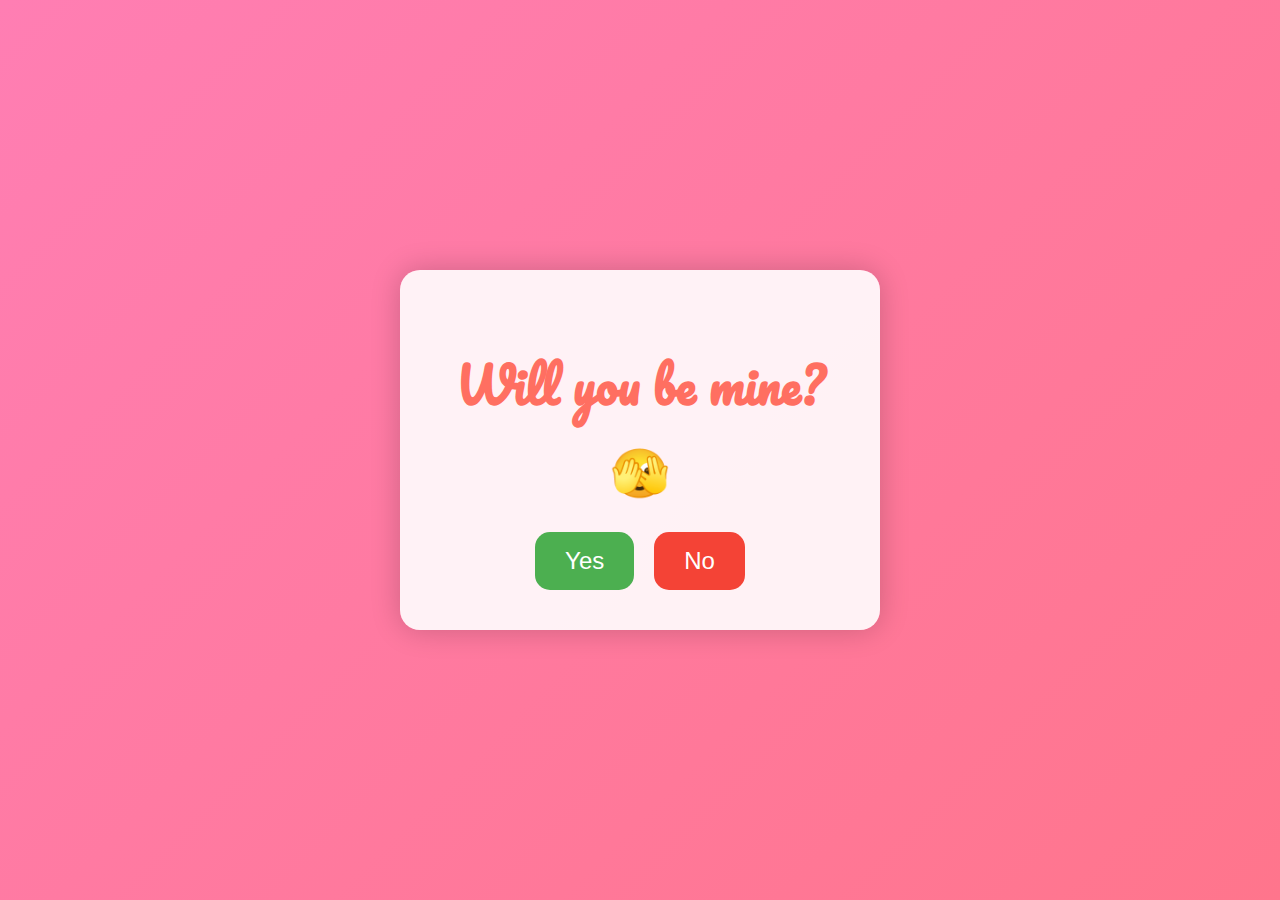
<file: index.html>
<!DOCTYPE html>
<html lang="en">

<head>
    <meta charset="UTF-8">
    <meta name="viewport" content="width=device-width, initial-scale=1.0">
    <title>Will You Be Mine?</title>
    <style>
        body {
            margin: 0;
            padding: 0;
            height: 100vh;
            display: flex;
            justify-content: center;
            align-items: center;
            background: linear-gradient(135deg, #ff7eb3, #ff758c);
            font-family: 'Pacifico', cursive;
            overflow: hidden;
        }

        .container {
            text-align: center;
            background: rgba(255, 255, 255, 0.9);
            padding: 40px;
            border-radius: 20px;
            box-shadow: 0 0 30px rgba(0, 0, 0, 0.2);
            animation: fadeIn 2s ease-in-out;
            max-width: 400px;
            width: 100%;
        }

        h1 {
            font-size: 3rem;
            color: #ff6f61;
            margin-bottom: 20px;
            animation: float 3s infinite ease-in-out;
        }

        .buttons {
            display: flex;
            justify-content: center;
            gap: 20px;
            margin-top: 20px;
        }

        button {
            padding: 15px 30px;
            font-size: 1.5rem;
            border: none;
            border-radius: 15px;
            cursor: pointer;
            transition: transform 0.2s ease;
        }

        #yesButton {
            background: #4caf50;
            color: white;
        }

        #yesButton:hover {
            background: #45a049;
            transform: scale(1.1);
        }

        #noButton {
            background: #f44336;
            color: white;
            position: relative;
        }

        #noButton:hover {
            background: #e53935;
        }

        .message {
            margin-top: 20px;
            font-size: 2.5rem;
            color: hsl(10, 71%, 19%);
            display: none;
        }

        .message2 {
            position: fixed;
            bottom: -100px; /* Start off-screen */
            left: 50%;
            transform: translateX(-50%);
            font-size: 2rem;
            color: hsl(9, 41%, 97%);
            display: none;
            animation: rise 10s linear infinite;
        }

        .hearts {
            position: fixed;
            bottom: 0;
            left: 0;
            width: 100%;
            height: 100%;
            pointer-events: none;
            overflow: hidden;
        }

        .heart {
            position: absolute;
            bottom: 0;
            font-size: 2rem;
            color: #ff6f61;
            animation: rise 5s linear infinite;
        }

        @keyframes fadeIn {
            0% {
                opacity: 0;
            }

            100% {
                opacity: 1;
            }
        }

        @keyframes rise {
            0% {
                transform: translateY(0);
                opacity: 1;
            }

            100% {
                transform: translateY(-100vh);
                opacity: 0;
            }
        }
    </style>
    <link href="https://fonts.googleapis.com/css2?family=Pacifico&display=swap" rel="stylesheet">
</head>

<body>
    <div class="container">
        <h1 id="question">Will you be mine? 🫣</h1>
        <div class="buttons" id="buttons">
            <button id="yesButton">Yes</button>
            <button id="noButton">No</button>
        </div>
        <div class="message" id="message">
            I’m overjoyed to hear that!
        </div>
        <div class="message2" id="message2">
            You've made me the happiest person in the world! 💖
        </div>
    </div>

    <div class="hearts" id="hearts"></div>

    <script>
        const noButton = document.getElementById('noButton');
        const yesButton = document.getElementById('yesButton');
        const message = document.getElementById('message');
        const message2 = document.getElementById('message2');
        const buttons = document.getElementById('buttons');
        const heartsContainer = document.getElementById('hearts');

        noButton.addEventListener('mouseover', () => {
            const x = Math.random() * (window.innerWidth - noButton.offsetWidth);
            const y = Math.random() * (window.innerHeight - noButton.offsetHeight);
            noButton.style.position = 'absolute';
            noButton.style.left = `${x}px`;
            noButton.style.top = `${y}px`;
        });

        yesButton.addEventListener('click', () => {
            // Hide the buttons and the question
            buttons.style.display = 'none';
            document.getElementById('question').style.display = 'none';
            
            // Show the "I love You too!" message
            message.style.display = 'block';

            // Show and animate the "You've made me the happiest person in the world! 💖" message
            message2.style.display = 'block';

            // Create heart animations
            for (let i = 0; i < 50; i++) {
                const heart = document.createElement('div');
                heart.classList.add('heart');
                heart.innerHTML = '💖';
                heart.style.left = `${Math.random() * 100}vw`;
                heart.style.animationDuration = `${Math.random() * 3 + 2}s`;
                heartsContainer.appendChild(heart);
            }
        });
    </script>
</body>

</html>
</file>
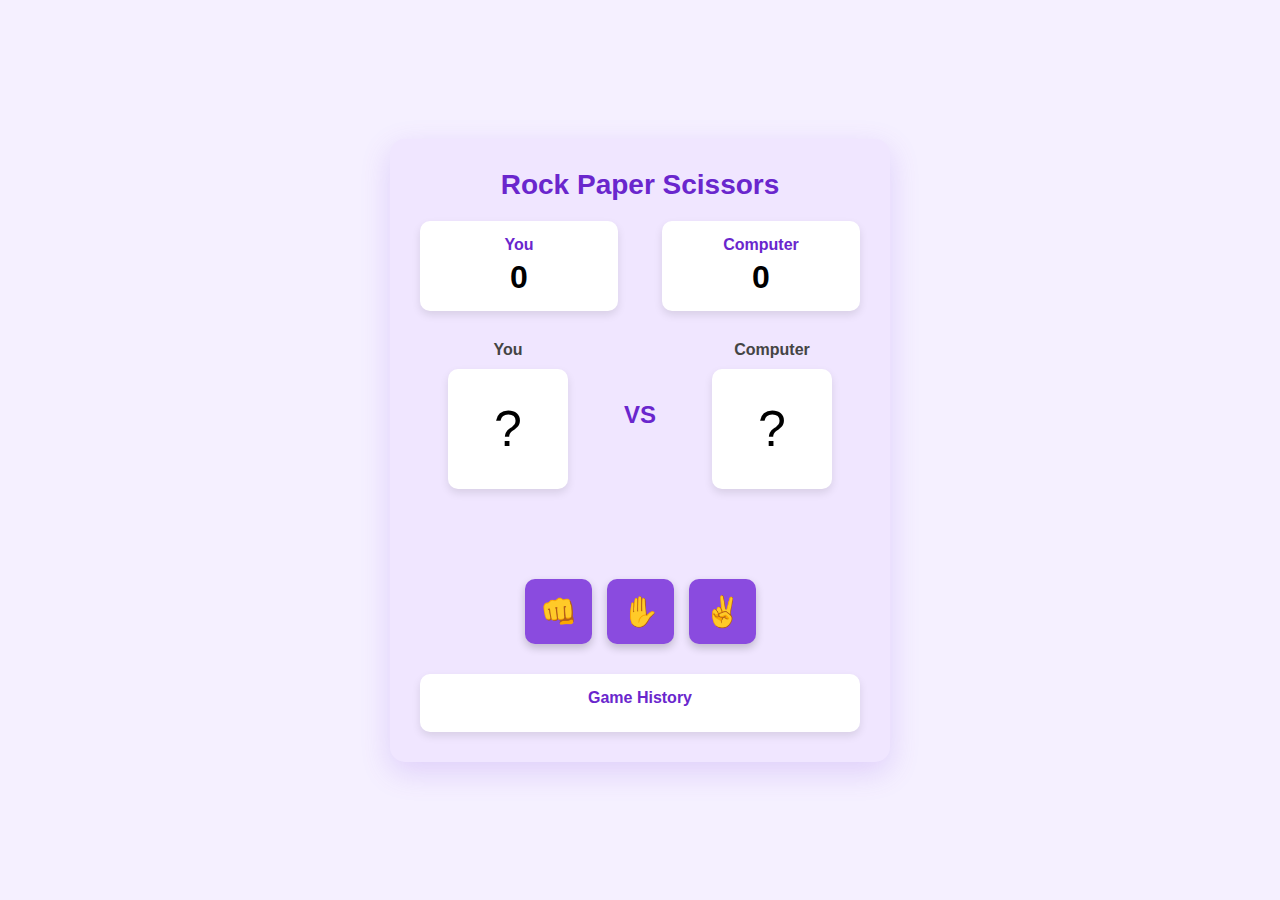
<file: rock paper scissor-checkpoint.html>
<!DOCTYPE html>
<html lang="en">
<head>
    <meta charset="UTF-8">
    <meta name="viewport" content="width=device-width, initial-scale=1.0">
    <title>Rock Paper Scissors Game</title>
    <style>
        * {
            margin: 0;
            padding: 0;
            box-sizing: border-box;
            font-family: 'Arial', sans-serif;
        }

        body {
            background-color: #f5f0ff;
            display: flex;
            justify-content: center;
            align-items: center;
            min-height: 100vh;
        }

        .game-container {
            background-color: #f0e6ff;
            border-radius: 15px;
            box-shadow: 0 10px 30px rgba(133, 76, 230, 0.2);
            padding: 30px;
            width: 90%;
            max-width: 500px;
            text-align: center;
        }

        h1 {
            color: #6a26cd;
            margin-bottom: 20px;
            font-size: 28px;
        }

        .score-board {
            display: flex;
            justify-content: space-between;
            margin-bottom: 30px;
        }

        .score-card {
            background-color: white;
            padding: 15px;
            border-radius: 10px;
            width: 45%;
            box-shadow: 0 4px 8px rgba(0, 0, 0, 0.1);
        }

        .score-label {
            font-weight: bold;
            color: #6a26cd;
            margin-bottom: 5px;
        }

        .score {
            font-size: 32px;
            font-weight: bold;
        }

        .game-area {
            display: flex;
            justify-content: space-between;
            align-items: center;
            margin-bottom: 30px;
        }

        .player-box, .computer-box {
            width: 40%;
            text-align: center;
        }

        .player-label, .computer-label {
            margin-bottom: 10px;
            font-weight: bold;
            color: #444;
        }

        .hand-display {
            background-color: white;
            height: 120px;
            width: 120px;
            border-radius: 10px;
            display: flex;
            justify-content: center;
            align-items: center;
            font-size: 50px;
            margin: 0 auto;
            box-shadow: 0 4px 8px rgba(0, 0, 0, 0.1);
        }

        .vs {
            font-weight: bold;
            font-size: 24px;
            color: #6a26cd;
        }

        .result-message {
            font-size: 24px;
            font-weight: bold;
            height: 40px;
            margin: 20px 0;
        }

        .win {
            color: #2ecc71;
        }

        .lose {
            color: #e74c3c;
        }

        .tie {
            color: #3498db;
        }

        .controls {
            display: flex;
            justify-content: center;
            gap: 15px;
            margin-bottom: 30px;
        }

        .choice-btn {
            background-color: #8a4bdf;
            color: white;
            border: none;
            border-radius: 10px;
            padding: 15px;
            font-size: 30px;
            cursor: pointer;
            transition: all 0.3s ease;
            box-shadow: 0 4px 8px rgba(0, 0, 0, 0.2);
        }

        .choice-btn:hover {
            background-color: #6a26cd;
            transform: scale(1.1);
        }

        .choice-btn:disabled {
            opacity: 0.5;
            cursor: not-allowed;
            transform: scale(1);
        }

        .history-container {
            background-color: white;
            border-radius: 10px;
            padding: 15px;
            box-shadow: 0 4px 8px rgba(0, 0, 0, 0.1);
            text-align: left;
        }

        .history-title {
            color: #6a26cd;
            margin-bottom: 10px;
            font-weight: bold;
            text-align: center;
        }

        .history-item {
            display: flex;
            justify-content: space-between;
            padding: 8px 0;
            border-bottom: 1px solid #eee;
        }

        .history-item:last-child {
            border-bottom: none;
        }

        @keyframes countdown {
            0% { transform: scale(1); opacity: 1; }
            50% { transform: scale(1.5); opacity: 1; }
            100% { transform: scale(1); opacity: 0.7; }
        }

        .counting {
            animation: countdown 0.5s ease-in-out;
        }
    </style>
</head>
<body>
    <div class="game-container">
        <h1>Rock Paper Scissors</h1>
        
        <div class="score-board">
            <div class="score-card">
                <div class="score-label">You</div>
                <div class="score" id="player-score">0</div>
            </div>
            <div class="score-card">
                <div class="score-label">Computer</div>
                <div class="score" id="computer-score">0</div>
            </div>
        </div>
        
        <div class="game-area">
            <div class="player-box">
                <div class="player-label">You</div>
                <div class="hand-display" id="player-hand">?</div>
            </div>
            
            <div class="vs">VS</div>
            
            <div class="computer-box">
                <div class="computer-label">Computer</div>
                <div class="hand-display" id="computer-hand">?</div>
            </div>
        </div>
        
        <div class="result-message" id="result"></div>
        
        <div class="controls">
            <button class="choice-btn" id="rock-btn">👊</button>
            <button class="choice-btn" id="paper-btn">✋</button>
            <button class="choice-btn" id="scissors-btn">✌️</button>
        </div>
        
        <div class="history-container">
            <div class="history-title">Game History</div>
            <div id="history"></div>
        </div>
    </div>

    <script>
        // Game elements
        const playerHand = document.getElementById('player-hand');
        const computerHand = document.getElementById('computer-hand');
        const resultMessage = document.getElementById('result');
        const playerScoreElement = document.getElementById('player-score');
        const computerScoreElement = document.getElementById('computer-score');
        const rockBtn = document.getElementById('rock-btn');
        const paperBtn = document.getElementById('paper-btn');
        const scissorsBtn = document.getElementById('scissors-btn');
        const historyContainer = document.getElementById('history');
        
        // Game state
        let playerScore = 0;
        let computerScore = 0;
        let isAnimating = false;
        let gameHistory = [];
        
        // Game choices and emojis
        const choices = ['rock', 'paper', 'scissors'];
        const emojis = {
            rock: '👊',
            paper: '✋',
            scissors: '✌️'
        };
        
        // Add event listeners
        rockBtn.addEventListener('click', () => playGame('rock'));
        paperBtn.addEventListener('click', () => playGame('paper'));
        scissorsBtn.addEventListener('click', () => playGame('scissors'));
        
        // Deleted this function as it's now defined above
        
        // Countdown function
        function countdown(count) {
            if (count > 0) {
                playerHand.textContent = count;
                computerHand.textContent = count;
                
                playerHand.classList.add('counting');
                computerHand.classList.add('counting');
                
                setTimeout(() => {
                    playerHand.classList.remove('counting');
                    computerHand.classList.remove('counting');
                    
                    setTimeout(() => countdown(count - 1), 100);
                }, 400);
            } else {
                determineWinner();
            }
        }
        
        // Game state variables
        let currentPlayerChoice = '';
        
        // Main game function
        function playGame(playerChoice) {
            if (isAnimating) return;
            
            // Store the player's choice
            currentPlayerChoice = playerChoice;
            
            isAnimating = true;
            disableButtons(true);
            
            // Reset displays
            playerHand.textContent = '?';
            computerHand.textContent = '?';
            resultMessage.textContent = '';
            resultMessage.className = 'result-message';
            
            // Start countdown
            countdown(3);
        }
        
        // Determine winner function
        function determineWinner() {
            // Use the stored player choice
            const playerChoice = currentPlayerChoice;
            const computerChoice = choices[Math.floor(Math.random() * 3)];
            
            // Display choices
            playerHand.textContent = emojis[playerChoice];
            computerHand.textContent = emojis[computerChoice];
            
            // Determine winner
            let result;
            
            if (playerChoice === computerChoice) {
                result = "It's a tie!";
                resultMessage.classList.add('tie');
            } else if (
                (playerChoice === 'rock' && computerChoice === 'scissors') ||
                (playerChoice === 'paper' && computerChoice === 'rock') ||
                (playerChoice === 'scissors' && computerChoice === 'paper')
            ) {
                result = 'You win!';
                resultMessage.classList.add('win');
                playerScore++;
                playerScoreElement.textContent = playerScore;
            } else {
                result = 'Computer wins!';
                resultMessage.classList.add('lose');
                computerScore++;
                computerScoreElement.textContent = computerScore;
            }
            
            resultMessage.textContent = result;
            
            // Add to history
            addToHistory(playerChoice, computerChoice, result);
            
            // Reset animation state
            setTimeout(() => {
                isAnimating = false;
                disableButtons(false);
            }, 1000);
        }
        
        // Enable/disable buttons
        function disableButtons(disabled) {
            rockBtn.disabled = disabled;
            paperBtn.disabled = disabled;
            scissorsBtn.disabled = disabled;
        }
        
        // Add game to history
        function addToHistory(playerChoice, computerChoice, result) {
            // Add to game history array
            gameHistory.unshift({ playerChoice, computerChoice, result });
            
            // Keep only the last 5 games
            if (gameHistory.length > 5) {
                gameHistory.pop();
            }
            
            // Update history display
            updateHistoryDisplay();
        }
        
        // Update history display
        function updateHistoryDisplay() {
            historyContainer.innerHTML = '';
            
            gameHistory.forEach(game => {
                const historyItem = document.createElement('div');
                historyItem.className = 'history-item';
                
                const playerEmoji = document.createElement('span');
                playerEmoji.textContent = emojis[game.playerChoice];
                
                const resultText = document.createElement('span');
                resultText.textContent = game.result.replace('!', '');
                
                if (game.result === 'You win!') {
                    resultText.style.color = '#2ecc71';
                } else if (game.result === 'Computer wins!') {
                    resultText.style.color = '#e74c3c';
                } else {
                    resultText.style.color = '#3498db';
                }
                
                const computerEmoji = document.createElement('span');
                computerEmoji.textContent = emojis[game.computerChoice];
                
                historyItem.appendChild(playerEmoji);
                historyItem.appendChild(resultText);
                historyItem.appendChild(computerEmoji);
                
                historyContainer.appendChild(historyItem);
            });
        }
    </script>
</body>
</html>
</file>
